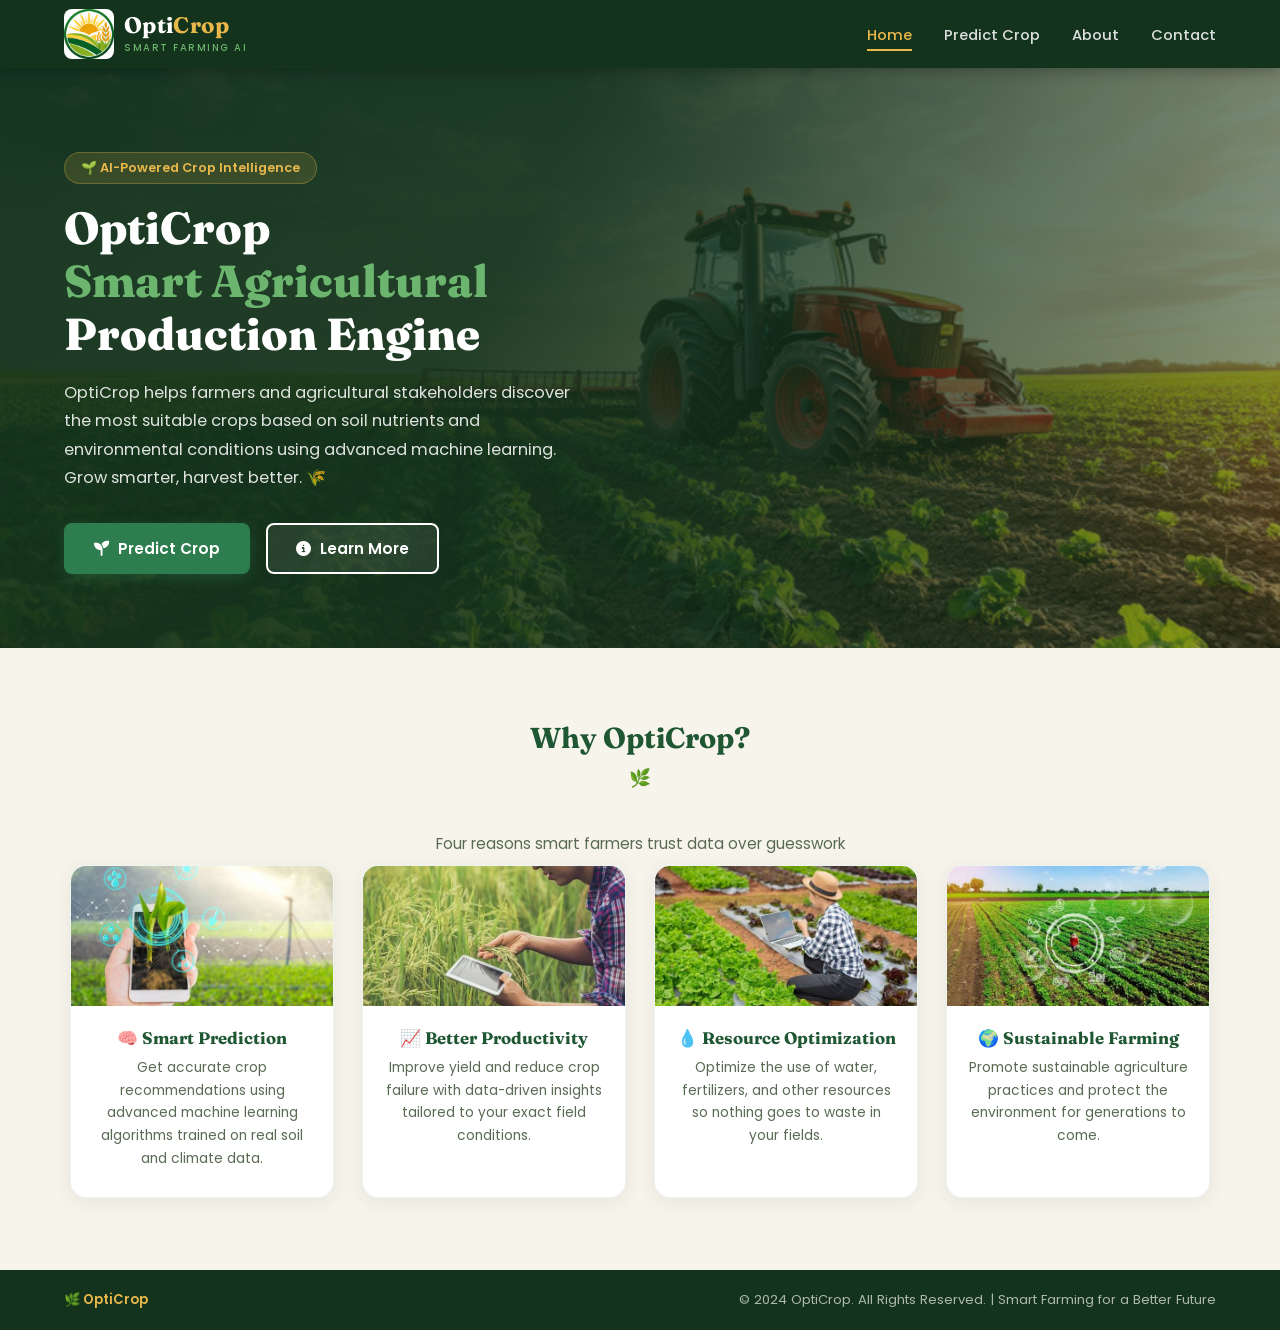
<file: Opticrop/Frontend/index.html>
<!DOCTYPE html>
<html lang="en">
<head>
  <meta charset="UTF-8" />
  <meta name="viewport" content="width=device-width, initial-scale=1.0"/>
  <title>OptiCrop - Smart Agricultural Production Optimization Engine</title>
  <link href="https://cdnjs.cloudflare.com/ajax/libs/font-awesome/6.4.0/css/all.min.css" rel="stylesheet"/>
  <link rel="stylesheet" href="style.css"/>
</head>
<body>

<nav>
  <a class="nav-logo" href="index.html">
    <img src="images/logo.png" alt="OptiCrop logo" onerror="this.style.display='none'"/>
    <span>
      <span class="logo-text">Opti<span>Crop</span></span>
      <span class="logo-tag">Smart Farming AI</span>
    </span>
  </a>
  <button class="hamburger" id="hamburgerBtn" onclick="toggleMenu()" aria-label="Toggle menu">
    <span></span><span></span><span></span>
  </button>
  <ul class="nav-links" id="navLinks">
    <li><a href="index.html" class="active">Home</a></li>
    <li><a href="prediction.html">Predict Crop</a></li>
    <li><a href="about.html">About</a></li>
    <li><a href="contact.html">Contact</a></li>
  </ul>
</nav>

<div class="page">

  <section class="hero">
    <div class="hero-content">
      <span class="hero-eyebrow">🌱 AI-Powered Crop Intelligence</span>
      <h1>OptiCrop<br><span>Smart Agricultural</span><br>Production Engine</h1>
      <p>OptiCrop helps farmers and agricultural stakeholders discover the most suitable crops based on soil nutrients and environmental conditions using advanced machine learning. Grow smarter, harvest better. 🌾</p>
      <div class="hero-btns">
        <a href="prediction.html" class="btn-primary"><i class="fas fa-seedling"></i> Predict Crop</a>
        <a href="about.html" class="btn-secondary"><i class="fas fa-info-circle"></i> Learn More</a>
      </div>
    </div>
  </section>

  <section class="why-section">
    <h2 class="section-title">Why OptiCrop?</h2>
    <p class="section-sub">Four reasons smart farmers trust data over guesswork</p>
    <div class="cards-grid">

      <div class="feature-card">
        <img class="feature-img" src="images/Smart_prediction.png" alt="Smart Prediction" onerror="this.style.display='none'"/>
        <div class="feature-body">
          <h3>🧠 Smart Prediction</h3>
          <p>Get accurate crop recommendations using advanced machine learning algorithms trained on real soil and climate data.</p>
        </div>
      </div>

      <div class="feature-card">
        <img class="feature-img" src="images/Better_productivity.png" alt="Better Productivity" onerror="this.style.display='none'"/>
        <div class="feature-body">
          <h3>📈 Better Productivity</h3>
          <p>Improve yield and reduce crop failure with data-driven insights tailored to your exact field conditions.</p>
        </div>
      </div>

      <div class="feature-card">
        <img class="feature-img" src="images/Resource_optimization.png" alt="Resource Optimization" onerror="this.style.display='none'"/>
        <div class="feature-body">
          <h3>💧 Resource Optimization</h3>
          <p>Optimize the use of water, fertilizers, and other resources so nothing goes to waste in your fields.</p>
        </div>
      </div>

      <div class="feature-card">
        <img class="feature-img" src="images/Sustainable_farming.png" alt="Sustainable Farming" onerror="this.style.display='none'"/>
        <div class="feature-body">
          <h3>🌍 Sustainable Farming</h3>
          <p>Promote sustainable agriculture practices and protect the environment for generations to come.</p>
        </div>
      </div>

    </div>
  </section>

  <footer>
    <span class="brand">🌿 OptiCrop</span>
    <span>© 2024 OptiCrop. All Rights Reserved. | Smart Farming for a Better Future</span>
  </footer>
</div>

<script src="script.js"></script>
</body>
</html>
</file>
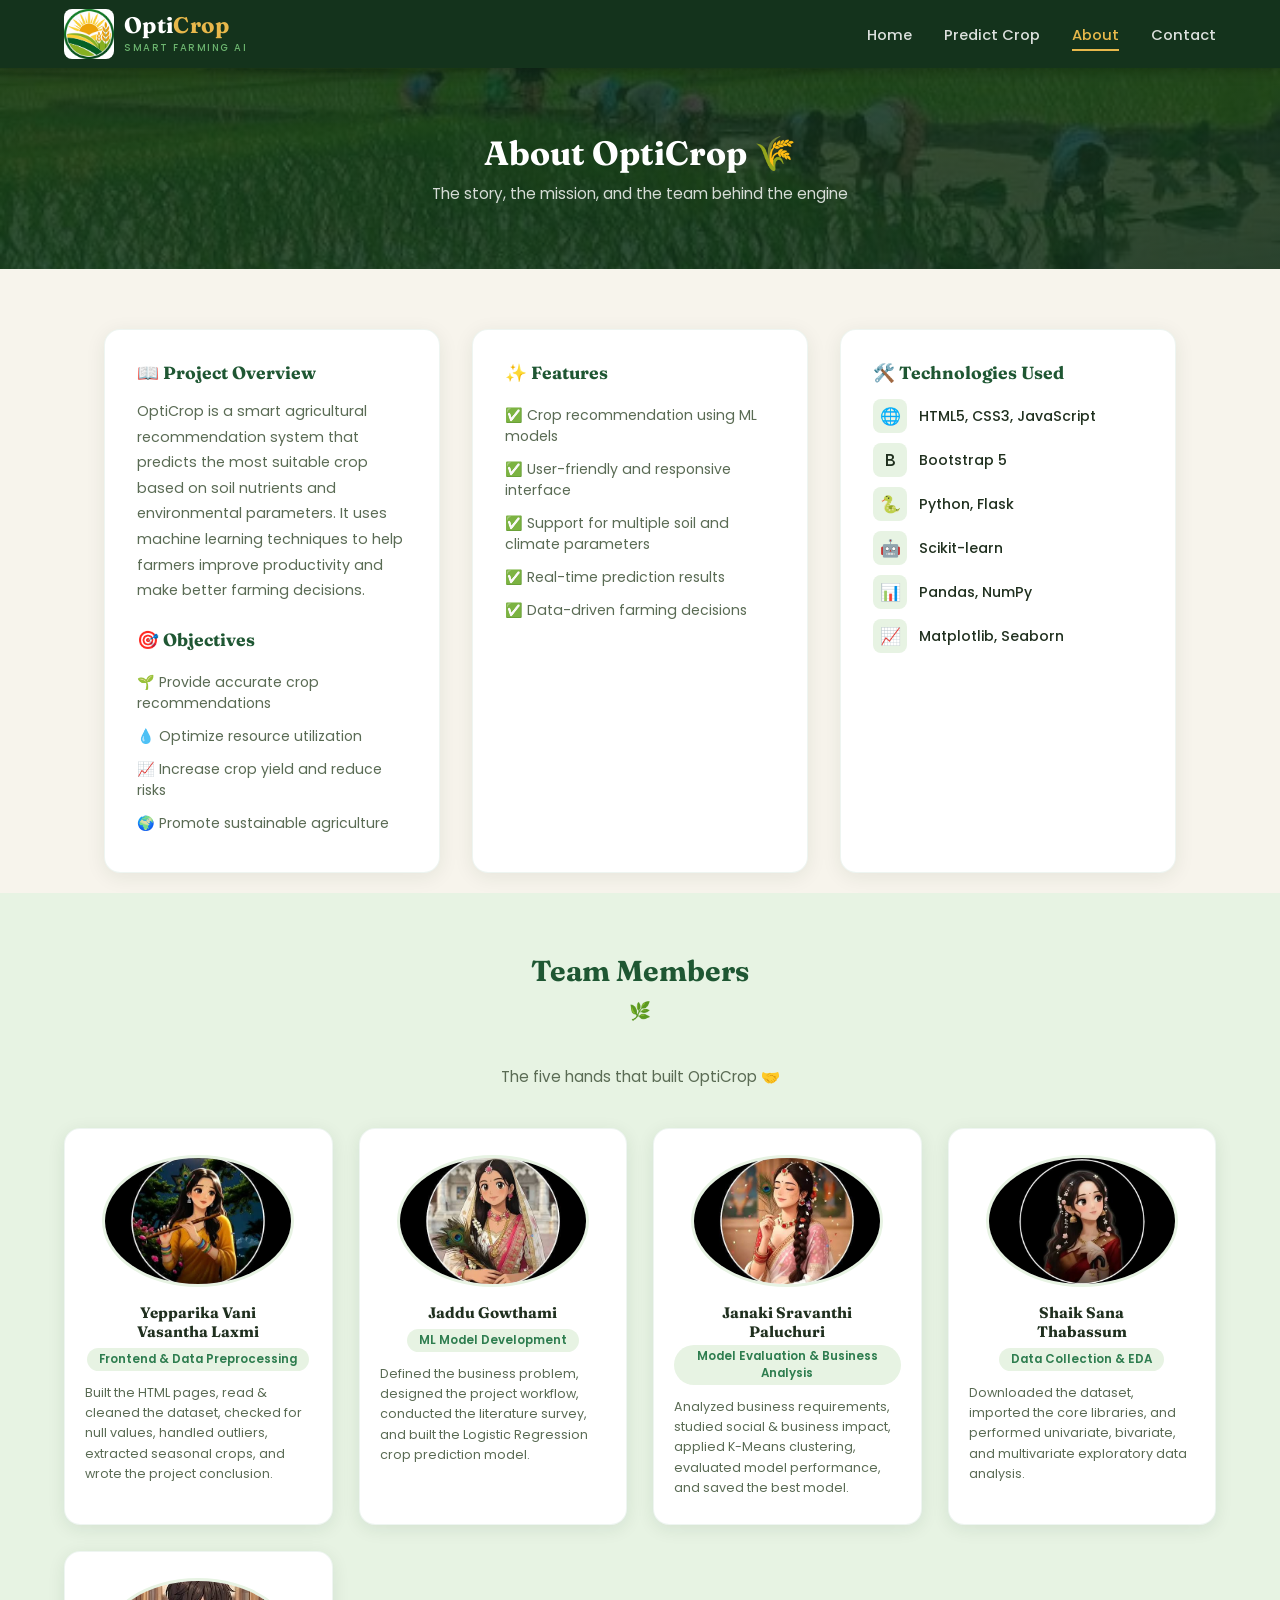
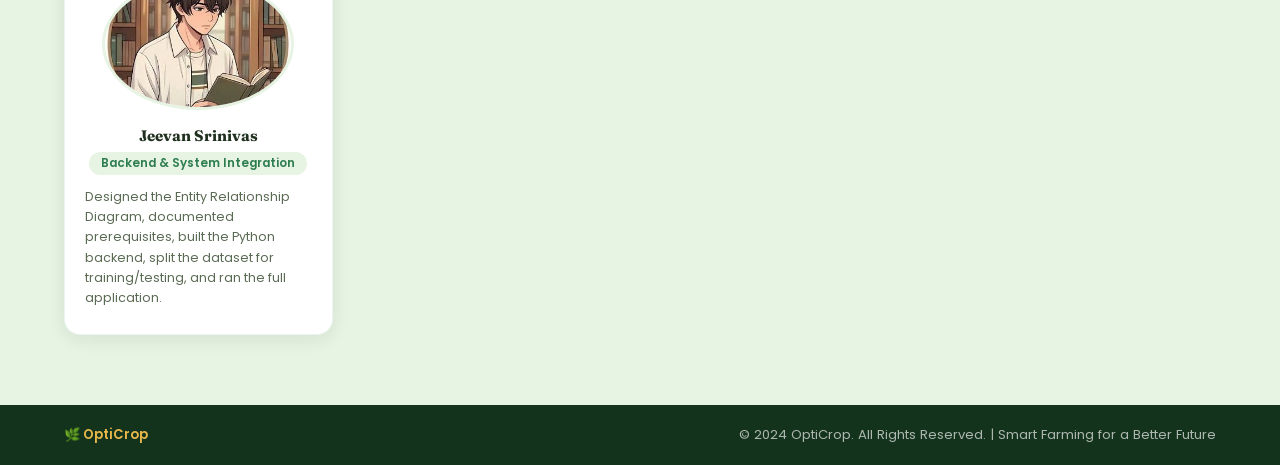
<file: Opticrop/Frontend/about.html>
<!DOCTYPE html>
<html lang="en">
<head>
  <meta charset="UTF-8" />
  <meta name="viewport" content="width=device-width, initial-scale=1.0"/>
  <title>About - OptiCrop</title>
  <link href="https://cdnjs.cloudflare.com/ajax/libs/font-awesome/6.4.0/css/all.min.css" rel="stylesheet"/>
  <link rel="stylesheet" href="style.css"/>
</head>
<body>

<nav>
  <a class="nav-logo" href="index.html">
    <img src="images/logo.png" alt="OptiCrop logo" onerror="this.style.display='none'"/>
    <span>
      <span class="logo-text">Opti<span>Crop</span></span>
      <span class="logo-tag">Smart Farming AI</span>
    </span>
  </a>
  <button class="hamburger" id="hamburgerBtn" onclick="toggleMenu()" aria-label="Toggle menu">
    <span></span><span></span><span></span>
  </button>
  <ul class="nav-links" id="navLinks">
    <li><a href="index.html">Home</a></li>
    <li><a href="prediction.html">Predict Crop</a></li>
    <li><a href="about.html" class="active">About</a></li>
    <li><a href="contact.html">Contact</a></li>
  </ul>
</nav>

<div class="page">

  <div class="about-hero">
    <h2>About OptiCrop 🌾</h2>
    <p>The story, the mission, and the team behind the engine</p>
  </div>

  <div class="about-body">
    <div class="about-3col">

      <div class="about-box">
        <h3>📖 Project Overview</h3>
        <p>OptiCrop is a smart agricultural recommendation system that predicts the most suitable crop based on soil nutrients and environmental parameters. It uses machine learning techniques to help farmers improve productivity and make better farming decisions.</p>
        <br>
        <h3>🎯 Objectives</h3>
        <ul>
          <li>🌱 Provide accurate crop recommendations</li>
          <li>💧 Optimize resource utilization</li>
          <li>📈 Increase crop yield and reduce risks</li>
          <li>🌍 Promote sustainable agriculture</li>
        </ul>
      </div>

      <div class="about-box">
        <h3>✨ Features</h3>
        <ul>
          <li>✅ Crop recommendation using ML models</li>
          <li>✅ User-friendly and responsive interface</li>
          <li>✅ Support for multiple soil and climate parameters</li>
          <li>✅ Real-time prediction results</li>
          <li>✅ Data-driven farming decisions</li>
        </ul>
      </div>

      <div class="about-box">
        <h3>🛠️ Technologies Used</h3>
        <div class="tech-list">
          <div class="tech-item"><div class="tech-icon">🌐</div>HTML5, CSS3, JavaScript</div>
          <div class="tech-item"><div class="tech-icon">B</div>Bootstrap 5</div>
          <div class="tech-item"><div class="tech-icon">🐍</div>Python, Flask</div>
          <div class="tech-item"><div class="tech-icon">🤖</div>Scikit-learn</div>
          <div class="tech-item"><div class="tech-icon">📊</div>Pandas, NumPy</div>
          <div class="tech-item"><div class="tech-icon">📈</div>Matplotlib, Seaborn</div>
        </div>
      </div>

    </div>
  </div>

  <div class="team-section">
    <h2 class="section-title">Team Members</h2>
    <p class="section-sub" style="margin-bottom:40px;">The five hands that built OptiCrop 🤝</p>

    <div class="team-grid">

      <div class="team-card">
        <img class="team-photo" src="images/Member1.png" alt="Vani Vasantha Laxmi Yepparika" onerror="this.style.display='none'"/>
        <h4>Yepparika Vani<br>Vasantha Laxmi</h4>
        <span class="team-role">Frontend & Data Preprocessing</span>
        <p class="team-work">Built the HTML pages, read & cleaned the dataset, checked for null values, handled outliers, extracted seasonal crops, and wrote the project conclusion.</p>
      </div>

      <div class="team-card">
        <img class="team-photo" src="images/Member2.png" alt="Jaddu Gowthami" onerror="this.style.display='none'"/>
        <h4>Jaddu Gowthami</h4>
        <span class="team-role">ML Model Development</span>
        <p class="team-work">Defined the business problem, designed the project workflow, conducted the literature survey, and built the Logistic Regression crop prediction model.</p>
      </div>

      <div class="team-card">
        <img class="team-photo" src="images/Member3.png" alt="Janaki Sravanthi Paluchuri" onerror="this.style.display='none'"/>
        <h4>Janaki Sravanthi<br>Paluchuri</h4>
        <span class="team-role">Model Evaluation & Business Analysis</span>
        <p class="team-work">Analyzed business requirements, studied social & business impact, applied K-Means clustering, evaluated model performance, and saved the best model.</p>
      </div>

      <div class="team-card">
        <img class="team-photo" src="images/Member4.png" alt="Shaik Sana Thabassum" onerror="this.style.display='none'"/>
        <h4>Shaik Sana<br>Thabassum</h4>
        <span class="team-role">Data Collection & EDA</span>
        <p class="team-work">Downloaded the dataset, imported the core libraries, and performed univariate, bivariate, and multivariate exploratory data analysis.</p>
      </div>

      <div class="team-card">
        <img class="team-photo" src="images/Member5.png" alt="Jeevan Srinivas" onerror="this.style.display='none'"/>
        <h4>Jeevan Srinivas</h4>
        <span class="team-role">Backend & System Integration</span>
        <p class="team-work">Designed the Entity Relationship Diagram, documented prerequisites, built the Python backend, split the dataset for training/testing, and ran the full application.</p>
      </div>

    </div>
  </div>

  <footer>
    <span class="brand">🌿 OptiCrop</span>
    <span>© 2024 OptiCrop. All Rights Reserved. | Smart Farming for a Better Future</span>
  </footer>
</div>

<script src="script.js"></script>
</body>
</html>
</file>
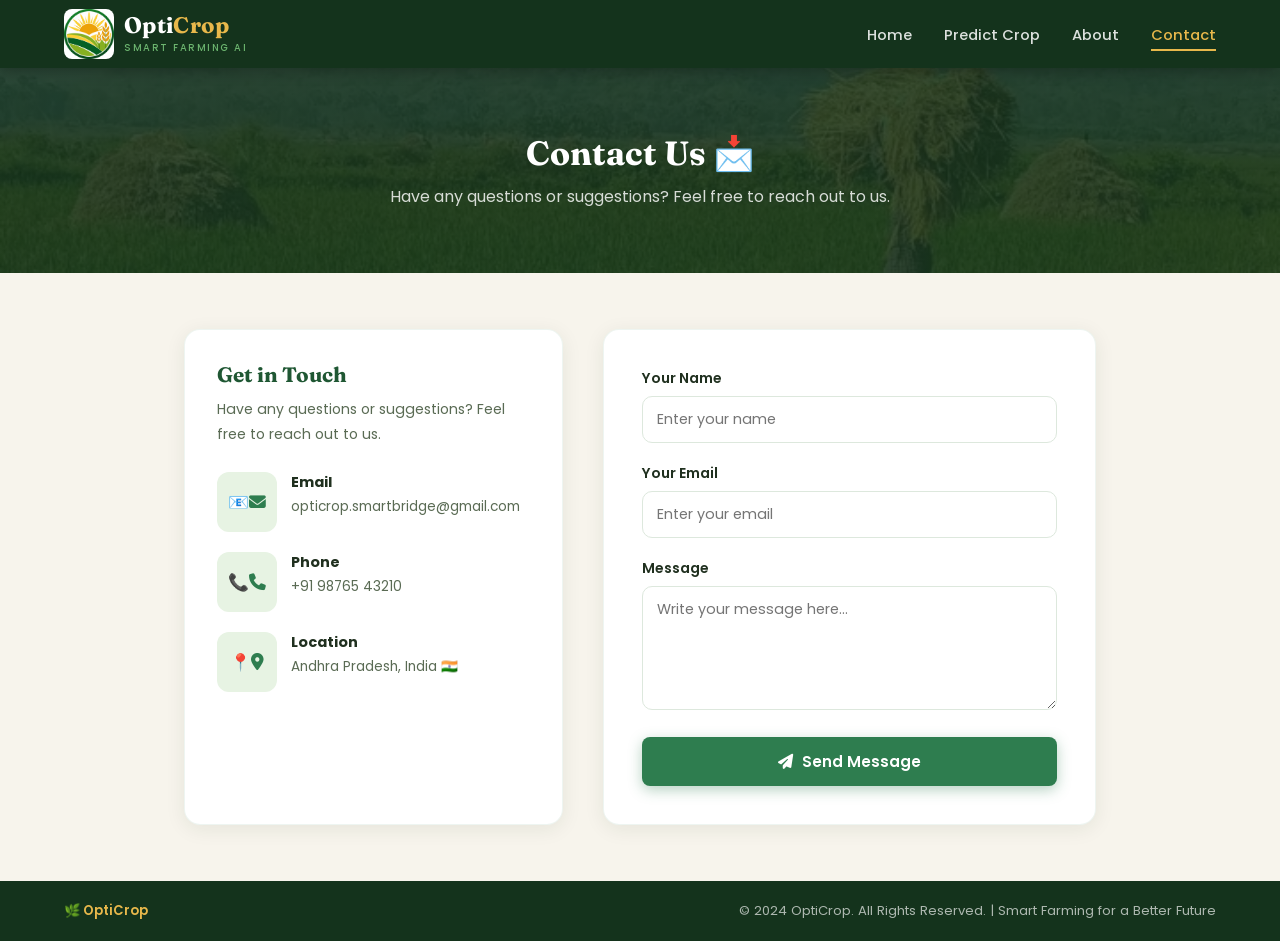
<file: Opticrop/Frontend/contact.html>
<!DOCTYPE html>
<html lang="en">
<head>
  <meta charset="UTF-8" />
  <meta name="viewport" content="width=device-width, initial-scale=1.0"/>
  <title>Contact - OptiCrop</title>
  <link href="https://cdnjs.cloudflare.com/ajax/libs/font-awesome/6.4.0/css/all.min.css" rel="stylesheet"/>
  <link rel="stylesheet" href="style.css"/>
</head>
<body>

<nav>
  <a class="nav-logo" href="index.html">
    <img src="images/logo.png" alt="OptiCrop logo" onerror="this.style.display='none'"/>
    <span>
      <span class="logo-text">Opti<span>Crop</span></span>
      <span class="logo-tag">Smart Farming AI</span>
    </span>
  </a>
  <button class="hamburger" id="hamburgerBtn" onclick="toggleMenu()" aria-label="Toggle menu">
    <span></span><span></span><span></span>
  </button>
  <ul class="nav-links" id="navLinks">
    <li><a href="index.html">Home</a></li>
    <li><a href="prediction.html">Predict Crop</a></li>
    <li><a href="about.html">About</a></li>
    <li><a href="contact.html" class="active">Contact</a></li>
  </ul>
</nav>

<div class="page">

  <div class="contact-hero">
    <h2>Contact Us 📩</h2>
    <p>Have any questions or suggestions? Feel free to reach out to us.</p>
  </div>

  <div class="contact-body">

    <div class="contact-info">
      <h3>Get in Touch</h3>
      <p>Have any questions or suggestions? Feel free to reach out to us.</p>

      <div class="info-item">
        <div class="info-icon"> 📧 <i class="fas fa-envelope"></i></div>
        <div>
          <strong>Email</strong>
          <span>opticrop.smartbridge@gmail.com</span>
        </div>
      </div>
      <div class="info-item">
        <div class="info-icon"> 📞 <i class="fas fa-phone"></i></div>
        <div>
          <strong>Phone</strong>
          <span>+91 98765 43210</span>
        </div>
      </div>
      <div class="info-item">
        <div class="info-icon"> 📍 <i class="fas fa-map-marker-alt"></i></div>
        <div>
          <strong>Location</strong>
          <span>Andhra Pradesh, India 🇮🇳</span>
        </div>
      </div>
    </div>

    <div class="contact-form">
      <div class="form-group">
        <label>Your Name</label>
        <input type="text" id="c-name" placeholder="Enter your name"/>
        <div class="form-error" id="c-name-error">Please enter your name</div>
      </div>
      <div class="form-group">
        <label>Your Email</label>
        <input type="email" id="c-email" placeholder="Enter your email"/>
        <div class="form-error" id="c-email-error">Please enter a valid email</div>
      </div>
      <div class="form-group">
        <label>Message</label>
        <textarea id="c-msg" placeholder="Write your message here..."></textarea>
        <div class="form-error" id="c-msg-error">Please enter a message</div>
      </div>
      <button class="btn-primary" style="width:100%;justify-content:center;" onclick="sendMessage()">
        <i class="fas fa-paper-plane"></i> Send Message
      </button>
    </div>

  </div>

  <footer>
    <span class="brand">🌿 OptiCrop</span>
    <span>© 2024 OptiCrop. All Rights Reserved. | Smart Farming for a Better Future</span>
  </footer>
</div>

<div class="toast" id="toast"><i class="fas fa-info-circle"></i><span id="toast-msg"></span></div>

<script src="script.js"></script>
</body>
</html>
</file>
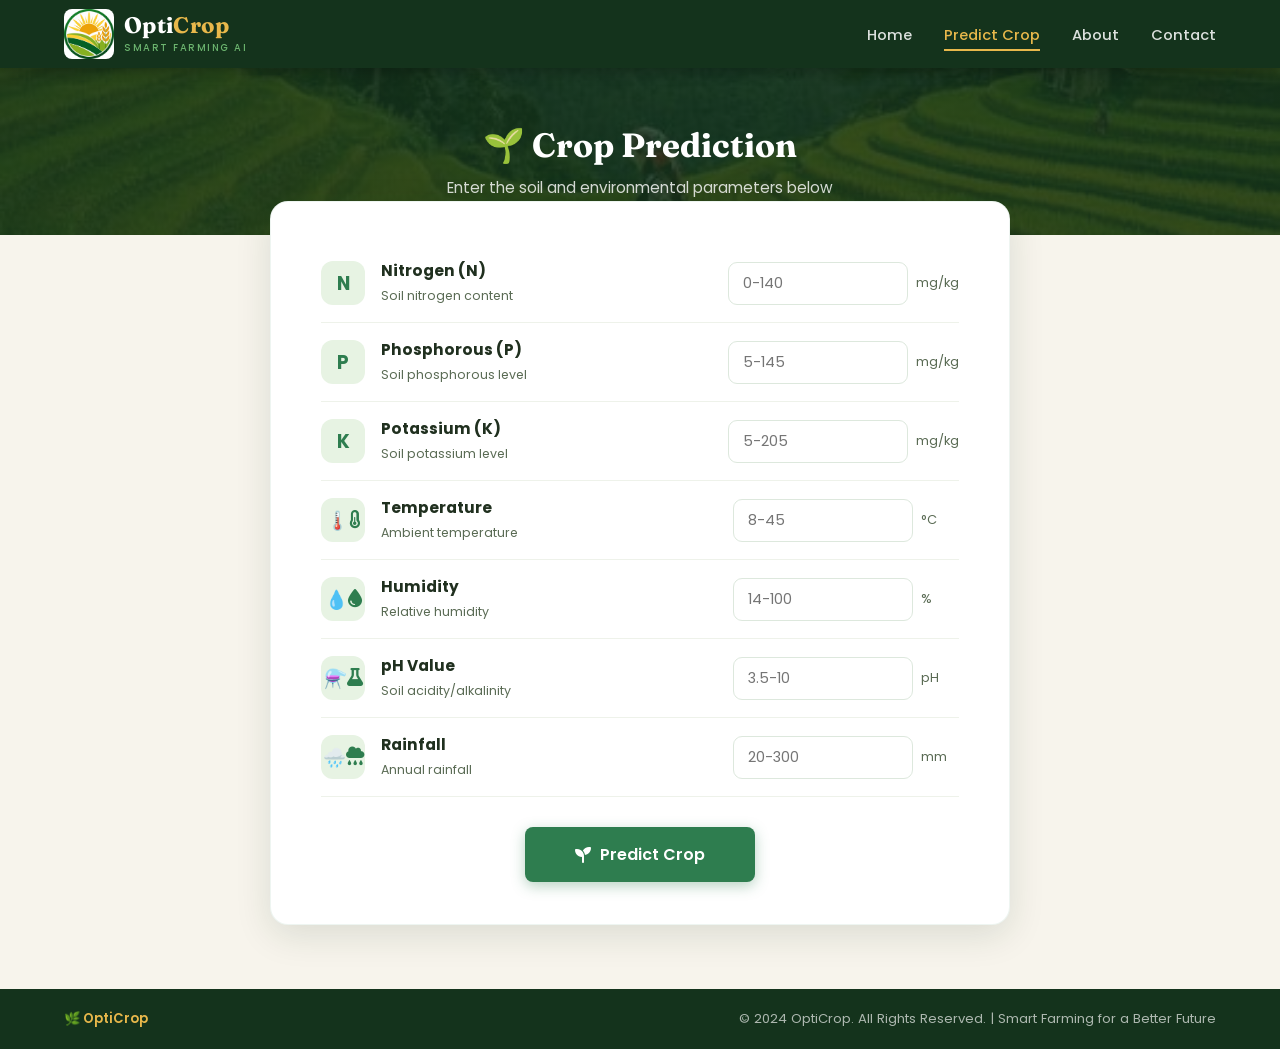
<file: Opticrop/Frontend/prediction.html>
<!DOCTYPE html>
<html lang="en">
<head>
  <meta charset="UTF-8" />
  <meta name="viewport" content="width=device-width, initial-scale=1.0"/>
  <title>Predict Crop - OptiCrop</title>
  <link href="https://cdnjs.cloudflare.com/ajax/libs/font-awesome/6.4.0/css/all.min.css" rel="stylesheet"/>
  <link rel="stylesheet" href="style.css"/>
</head>
<body>

<nav>
  <a class="nav-logo" href="index.html">
    <img src="images/logo.png" alt="OptiCrop logo" onerror="this.style.display='none'"/>
    <span>
      <span class="logo-text">Opti<span>Crop</span></span>
      <span class="logo-tag">Smart Farming AI</span>
    </span>
  </a>
  <button class="hamburger" id="hamburgerBtn" onclick="toggleMenu()" aria-label="Toggle menu">
    <span></span><span></span><span></span>
  </button>
  <ul class="nav-links" id="navLinks">
    <li><a href="index.html">Home</a></li>
    <li><a href="prediction.html" class="active">Predict Crop</a></li>
    <li><a href="about.html">About</a></li>
    <li><a href="contact.html">Contact</a></li>
  </ul>
</nav>

<div class="page predict-page">

  <div class="predict-hero">
    <h2>🌱 Crop Prediction</h2>
    <p>Enter the soil and environmental parameters below</p>
  </div>

  <div class="form-container">

    <div class="param-row">
      <div class="param-icon">N</div>
      <div class="param-label">
        <strong>Nitrogen (N)</strong>
        <span>Soil nitrogen content</span>
        <div class="field-error" id="nitrogen-error">Enter a value between 0 and 140</div>
      </div>
      <div class="param-input">
        <input type="number" id="nitrogen" placeholder="0-140" min="0" max="140"/>
        <span class="unit">mg/kg</span>
      </div>
    </div>

    <div class="param-row">
      <div class="param-icon">P</div>
      <div class="param-label">
        <strong>Phosphorous (P)</strong>
        <span>Soil phosphorous level</span>
        <div class="field-error" id="phosphorous-error">Enter a value between 5 and 145</div>
      </div>
      <div class="param-input">
        <input type="number" id="phosphorous" placeholder="5-145" min="5" max="145"/>
        <span class="unit">mg/kg</span>
      </div>
    </div>

    <div class="param-row">
      <div class="param-icon">K</div>
      <div class="param-label">
        <strong>Potassium (K)</strong>
        <span>Soil potassium level</span>
        <div class="field-error" id="potassium-error">Enter a value between 5 and 205</div>
      </div>
      <div class="param-input">
        <input type="number" id="potassium" placeholder="5-205" min="5" max="205"/>
        <span class="unit">mg/kg</span>
      </div>
    </div>

    <div class="param-row">
      <div class="param-icon">🌡️ <i class="fas fa-thermometer-half"></i></div>
      <div class="param-label">
        <strong>Temperature</strong>
        <span>Ambient temperature</span>
        <div class="field-error" id="temperature-error">Enter a value between 8 and 45</div>
      </div>
      <div class="param-input">
        <input type="number" id="temperature" placeholder="8-45" min="8" max="45" step="0.1"/>
        <span class="unit">°C</span>
      </div>
    </div>

    <div class="param-row">
      <div class="param-icon"> 💧 <i class="fas fa-tint"></i></div>
      <div class="param-label">
        <strong>Humidity</strong>
        <span>Relative humidity</span>
        <div class="field-error" id="humidity-error">Enter a value between 14 and 100</div>
      </div>
      <div class="param-input">
        <input type="number" id="humidity" placeholder="14-100" min="14" max="100" step="0.1"/>
        <span class="unit">%</span>
      </div>
    </div>

    <div class="param-row">
      <div class="param-icon"> ⚗️  <i class="fas fa-flask"></i></div>
      <div class="param-label">
        <strong>pH Value</strong>
        <span>Soil acidity/alkalinity</span>
        <div class="field-error" id="ph-error">Enter a value between 3.5 and 10</div>
      </div>
      <div class="param-input">
        <input type="number" id="ph" placeholder="3.5-10" min="3.5" max="10" step="0.01"/>
        <span class="unit">pH</span>
      </div>
    </div>

    <div class="param-row">
      <div class="param-icon"> 🌧️ <i class="fas fa-cloud-rain"></i></div>
      <div class="param-label">
        <strong>Rainfall</strong>
        <span>Annual rainfall</span>
        <div class="field-error" id="rainfall-error">Enter a value between 20 and 300</div>
      </div>
      <div class="param-input">
        <input type="number" id="rainfall" placeholder="20-300" min="20" max="300" step="0.1"/>
        <span class="unit">mm</span>
      </div>
    </div>

    <div class="predict-btn-wrap">
      <button class="btn-primary" onclick="predictCrop()">
        <i class="fas fa-seedling"></i> Predict Crop
      </button>
    </div>
  </div>

  <footer>
    <span class="brand">🌿 OptiCrop</span>
    <span>© 2024 OptiCrop. All Rights Reserved. | Smart Farming for a Better Future</span>
  </footer>
</div>

<div class="toast" id="toast"><i class="fas fa-info-circle"></i><span id="toast-msg"></span></div>

<script src="script.js"></script>
</body>
</html>
</file>
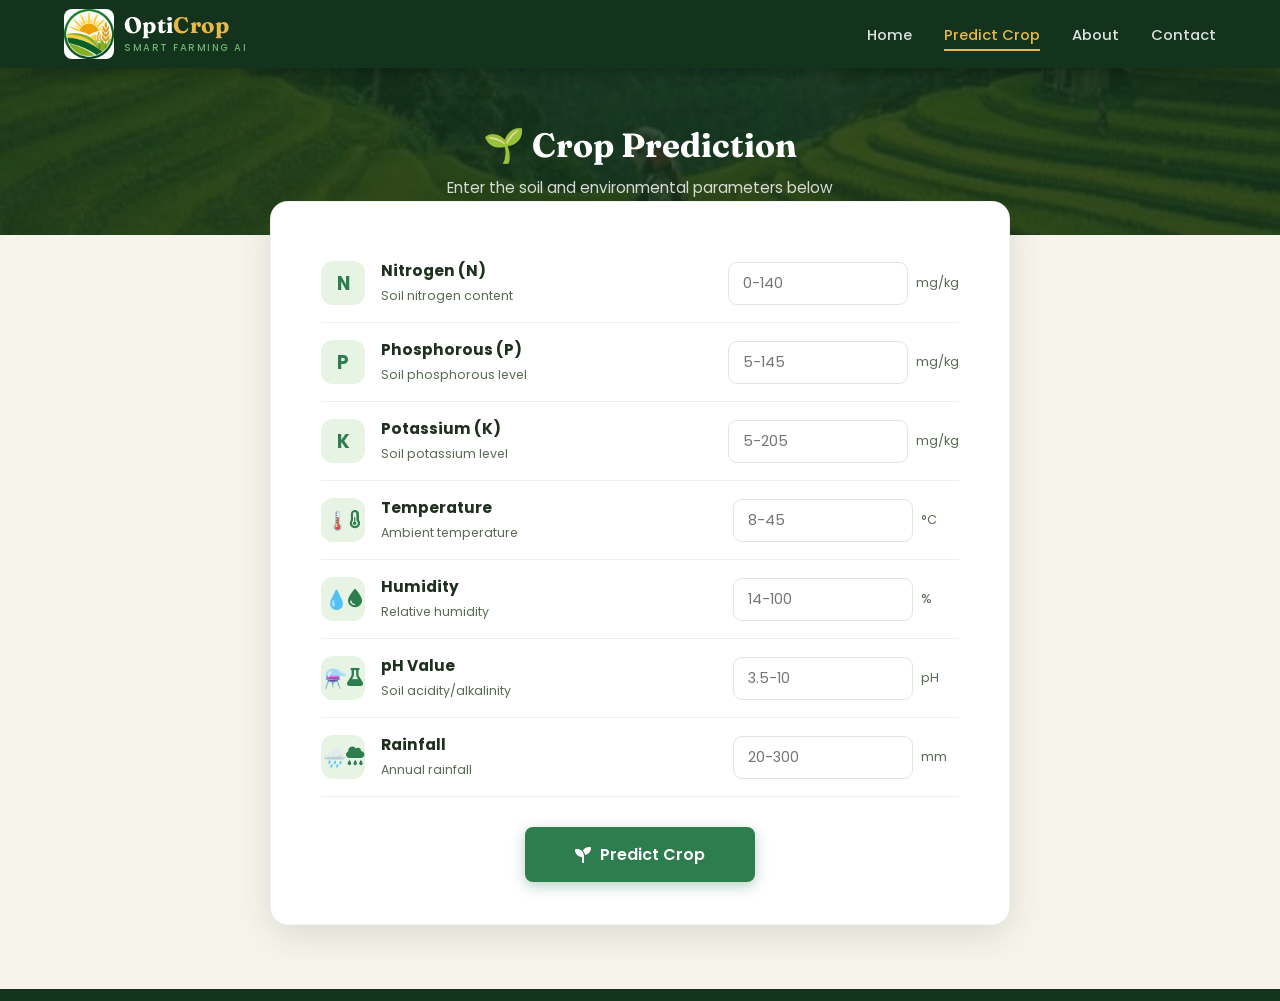
<file: Opticrop/Frontend/result.html>
<!DOCTYPE html>
<html lang="en">
<head>
  <meta charset="UTF-8" />
  <meta name="viewport" content="width=device-width, initial-scale=1.0"/>
  <title>Prediction Result - OptiCrop</title>
  <link href="https://cdnjs.cloudflare.com/ajax/libs/font-awesome/6.4.0/css/all.min.css" rel="stylesheet"/>
  <link rel="stylesheet" href="style.css"/>
</head>
<body onload="loadResult()">

<nav>
  <a class="nav-logo" href="index.html">
    <img src="images/logo.png" alt="OptiCrop logo" onerror="this.style.display='none'"/>
    <span>
      <span class="logo-text">Opti<span>Crop</span></span>
      <span class="logo-tag">Smart Farming AI</span>
    </span>
  </a>
  <button class="hamburger" id="hamburgerBtn" onclick="toggleMenu()" aria-label="Toggle menu">
    <span></span><span></span><span></span>
  </button>
  <ul class="nav-links" id="navLinks">
    <li><a href="index.html">Home</a></li>
    <li><a href="prediction.html">Predict Crop</a></li>
    <li><a href="about.html">About</a></li>
    <li><a href="contact.html">Contact</a></li>
  </ul>
</nav>

<div class="page result-page">

  <div class="result-hero">
    <h2>🌱 Prediction Result</h2>
    <p>Based on the given input parameters</p>
  </div>

  <div class="result-container">
    <div class="result-top">
      <div class="result-card crop-card">
        <span class="crop-emoji" id="res-emoji">🌾</span>
        <h3>Recommended Crop</h3>
        <div class="crop-name" id="res-crop">—</div>
      </div>
      <div style="display:grid;gap:20px;">
        <div class="result-card" style="text-align:center;">
          <h3>Confidence Score</h3>
          <div class="confidence-num" id="res-conf">—</div>
        </div>
        <div class="result-card" style="text-align:center;">
          <h3>Suitable Season</h3>
          <div class="season-val" id="res-season">—</div>
        </div>
      </div>
    </div>

    <div class="params-table">
      <h3>📋 Input Parameters</h3>
      <div class="params-grid">
        <div class="param-item"><span>Nitrogen (N)</span><span id="r-n">—</span></div>
        <div class="param-item"><span>Humidity</span><span id="r-h">—</span></div>
        <div class="param-item"><span>Phosphorous (P)</span><span id="r-p">—</span></div>
        <div class="param-item"><span>pH Value</span><span id="r-ph">—</span></div>
        <div class="param-item"><span>Potassium (K)</span><span id="r-k">—</span></div>
        <div class="param-item"><span>Rainfall</span><span id="r-rf">—</span></div>
        <div class="param-item"><span>Temperature</span><span id="r-t">—</span></div>
      </div>
    </div>

    <div class="result-actions">
      <a href="prediction.html" class="btn-outline"><i class="fas fa-redo"></i> Try Again</a>
      <a href="index.html" class="btn-primary"><i class="fas fa-home"></i> Go to Home</a>
    </div>
  </div>

  <footer>
    <span class="brand">🌿 OptiCrop</span>
    <span>© 2024 OptiCrop. All Rights Reserved. | Smart Farming for a Better Future</span>
  </footer>
</div>

<script src="script.js"></script>
</body>
</html>
</file>
<file: Opticrop/Frontend/style.css>
/* =========================================================
   OptiCrop — Style.css Code
   ========================================================= */

@import url('https://fonts.googleapis.com/css2?family=Fraunces:wght@500;600;700;800&family=Poppins:wght@300;400;500;600;700&display=swap');

* { margin: 0; padding: 0; box-sizing: border-box; }
html { scroll-behavior: smooth; }
body { font-family: 'Poppins', sans-serif; color: #1f2b1c; background: var(--cream); overflow-x: hidden; }

/* ===== COLOR TOKENS — Agriculture theme ===== */
:root {
  --green-deepest: #14331c;   /* near-black forest green */
  --green-dark:    #1f5733;   /* primary dark green */
  --green-main:    #2e7d4f;   /* primary action green */
  --green-light:   #6cb56f;   /* light leaf green */
  --green-pale:    #e7f3e3;   /* pale leaf background */
  --soil:          #8a5a32;   /* earthy brown accent */
  --wheat:         #e8b84b;   /* golden wheat accent */
  --cream:         #f7f4ec;   /* warm cream page bg */
  --white:         #ffffff;
  --text-dark:     #20301f;
  --text-mid:      #5a6b54;
  --danger:        #c0392b;
}

h1, h2, h3, h4 { font-family: 'Fraunces', serif; }

/* ===== NAVBAR ===== */
nav {
  position: fixed; top: 0; left: 0; width: 100%; z-index: 1000;
  background: var(--green-deepest);
  display: flex; align-items: center; justify-content: space-between;
  padding: 0 5%; height: 68px;
  box-shadow: 0 2px 14px rgba(0,0,0,0.3);
}
.nav-logo {
  display: flex; align-items: center; gap: 10px;
  color: var(--white); text-decoration: none; flex-shrink: 0;
}
.nav-logo img {
  width: 50px; height: 50px; object-fit: contain; border-radius: 8px;
}
.nav-logo .logo-text {
  font-family: 'Fraunces', serif; font-weight: 700; font-size: 1.4rem;
  letter-spacing: 0.3px; line-height: 1;
}
.nav-logo .logo-text span { color: var(--wheat); }
.nav-logo .logo-tag {
  display: block; font-family: 'Poppins', sans-serif; font-size: 0.6rem;
  letter-spacing: 1.5px; color: var(--green-light); font-weight: 500;
  text-transform: uppercase; margin-top: 1px;
}

.nav-links { display: flex; gap: 2rem; list-style: none; align-items: center; }
.nav-links a {
  color: rgba(255,255,255,0.85); text-decoration: none;
  font-size: 0.92rem; font-weight: 500; transition: color 0.2s;
  padding-bottom: 4px; border-bottom: 2px solid transparent;
}
.nav-links a:hover, .nav-links a.active {
  color: var(--wheat); border-color: var(--wheat);
}

/* ----- Hamburger (mobile) ----- */
.hamburger {
  display: none; flex-direction: column; gap: 5px;
  background: none; border: none; cursor: pointer; padding: 8px;
  z-index: 1100;
}
.hamburger span {
  width: 26px; height: 3px; background: var(--white); border-radius: 2px;
  transition: transform 0.3s ease, opacity 0.3s ease;
}
.hamburger.open span:nth-child(1) { transform: translateY(8px) rotate(45deg); }
.hamburger.open span:nth-child(2) { opacity: 0; }
.hamburger.open span:nth-child(3) { transform: translateY(-8px) rotate(-45deg); }

@media (max-width: 860px) {
  .nav-links {
    position: fixed; top: 68px; right: 0; height: calc(100vh - 68px);
    width: 240px; background: var(--green-deepest);
    flex-direction: column; align-items: flex-start; gap: 0;
    padding: 18px 0; transform: translateX(100%);
    transition: transform 0.3s ease; box-shadow: -4px 0 20px rgba(0,0,0,0.35);
  }
  .nav-links.open { transform: translateX(0); }
  .nav-links li { width: 100%; }
  .nav-links a {
    display: block; width: 100%; padding: 14px 24px; border-bottom: none;
    border-left: 3px solid transparent;
  }
  .nav-links a:hover, .nav-links a.active { border-left-color: var(--wheat); background: rgba(255,255,255,0.04); }
  .hamburger { display: flex; }
}

/* ===== PAGE WRAPPER ===== */
.page { padding-top: 68px; min-height: 100vh; }

/* ===== BUTTONS ===== */
.btn-primary {
  background: var(--green-main); color: var(--white);
  border: none; padding: 13px 30px; border-radius: 8px;
  font-size: 0.95rem; font-weight: 600; cursor: pointer;
  display: inline-flex; align-items: center; gap: 9px;
  transition: background 0.2s, transform 0.15s, box-shadow 0.2s;
  font-family: 'Poppins', sans-serif; text-decoration: none;
  box-shadow: 0 4px 14px rgba(46,125,79,0.35);
}
.btn-primary:hover { background: var(--green-dark); transform: translateY(-2px); box-shadow: 0 6px 20px rgba(46,125,79,0.45); }
.btn-secondary {
  background: rgba(255,255,255,0.08); color: var(--white);
  border: 2px solid var(--white); padding: 12px 28px; border-radius: 8px;
  font-size: 0.95rem; font-weight: 600; cursor: pointer;
  display: inline-flex; align-items: center; gap: 9px;
  transition: all 0.2s; font-family: 'Poppins', sans-serif; text-decoration: none;
}
.btn-secondary:hover { background: var(--white); color: var(--green-dark); transform: translateY(-2px); }
.btn-outline {
  background: var(--white); color: var(--green-main);
  border: 2px solid var(--green-main); padding: 12px 28px; border-radius: 8px;
  font-size: 0.95rem; font-weight: 600; cursor: pointer;
  display: inline-flex; align-items: center; gap: 9px;
  transition: all 0.2s; font-family: 'Poppins', sans-serif; text-decoration: none;
}
.btn-outline:hover { background: var(--green-main); color: var(--white); }

/* ===============================
   PAGE 1 — HOME (index.html)
=============================== */
.hero {
  position: relative; min-height: 580px;
  display: flex; align-items: center;
  background:
    linear-gradient(115deg, rgba(20,51,28,0.92) 38%, rgba(20,51,28,0.45) 100%),
    url('images/Home.png') center/cover no-repeat;
  padding: 70px 5% 60px;
}
.hero-content { max-width: 600px; }
.hero-eyebrow {
  display: inline-flex; align-items: center; gap: 8px;
  background: rgba(232,184,75,0.15); color: var(--wheat);
  padding: 6px 16px; border-radius: 30px; font-size: 0.8rem;
  font-weight: 600; margin-bottom: 18px; border: 1px solid rgba(232,184,75,0.3);
}
.hero-content h1 {
  font-size: 2.8rem; font-weight: 800; color: var(--white); line-height: 1.18;
  margin-bottom: 18px;
}
.hero-content h1 span { color: var(--green-light); }
.hero-content p {
  color: rgba(255,255,255,0.86); font-size: 1.02rem; line-height: 1.75;
  margin-bottom: 30px; max-width: 520px;
}
.hero-btns { display: flex; gap: 16px; flex-wrap: wrap; }

/* Why section */
.why-section { background: var(--cream); padding: 72px 5%; }
.section-title {
  text-align: center; font-size: 1.8rem; font-weight: 700;
  color: var(--green-dark); margin-bottom: 8px;
}
.section-sub {
  text-align: center; color: var(--text-mid); font-size: 0.95rem;
  margin-bottom: 10px;
}
.section-title::after {
  content: '🌿'; display: block; font-size: 1.1rem;
  margin: 12px auto 44px;
}
.cards-grid {
  display: grid; grid-template-columns: repeat(auto-fit, minmax(230px, 1fr));
  gap: 28px; max-width: 1140px; margin: 0 auto;
}
.feature-card {
  background: var(--white); border-radius: 16px; overflow: hidden;
  text-align: center; box-shadow: 0 4px 20px rgba(20,51,28,0.08);
  transition: transform 0.25s, box-shadow 0.25s;
  border: 1px solid rgba(46,125,79,0.08);
}
.feature-card:hover { transform: translateY(-6px); box-shadow: 0 14px 32px rgba(20,51,28,0.16); }
.feature-card .feature-img {
  width: 100%; height: 140px; object-fit: cover; display: block;
  background: var(--green-pale);
}
.feature-card .feature-body { padding: 22px 20px 26px; }
.feature-card h3 { font-size: 1.05rem; font-weight: 700; color: var(--green-dark); margin-bottom: 9px; }
.feature-card p { font-size: 0.86rem; color: var(--text-mid); line-height: 1.65; }

/* Footer */
footer {
  background: var(--green-deepest); color: rgba(255,255,255,0.65);
  text-align: center; padding: 20px 5%;
  font-size: 0.82rem; display: flex;
  justify-content: space-between; align-items: center; flex-wrap: wrap; gap: 8px;
}
footer span.brand { color: var(--wheat); font-weight: 600; }
@media (max-width: 520px) { footer { flex-direction: column; text-align: center; } }

/* ===============================
   PAGE 2 — PREDICT (prediction.html)
=============================== */
.predict-page { background: var(--cream); }
.predict-hero {
  background:
    linear-gradient(rgba(20,51,28,0.86), rgba(20,51,28,0.86)),
    url('images/Predict_crop.png') center/cover no-repeat;
  padding: 56px 5% 36px; text-align: center;
}
.predict-hero h2 { color: var(--white); font-size: 2.1rem; font-weight: 700; }
.predict-hero p { color: rgba(255,255,255,0.82); margin-top: 10px; font-size: 0.96rem; }

.form-container {
  max-width: 740px; margin: -34px auto 64px;
  background: var(--white); border-radius: 18px;
  padding: 42px 50px; box-shadow: 0 10px 36px rgba(20,51,28,0.12);
  position: relative; z-index: 1; border: 1px solid rgba(46,125,79,0.08);
}
.param-row {
  display: flex; align-items: center; gap: 16px;
  border-bottom: 1px solid #eef2ea; padding: 15px 0;
}
.param-row:last-of-type { border-bottom: none; }
.param-icon {
  width: 44px; height: 44px; border-radius: 12px;
  background: var(--green-pale); display: flex; align-items: center;
  justify-content: center; flex-shrink: 0; font-size: 1.15rem;
  color: var(--green-main); font-weight: 700;
}
.param-label { flex: 1; }
.param-label strong { display: block; font-size: 0.96rem; color: var(--text-dark); }
.param-label span { font-size: 0.78rem; color: var(--text-mid); }
.param-input { display: flex; align-items: center; gap: 8px; }
.param-input input {
  width: 180px; padding: 10px 14px; border: 1.5px solid #dde8dd;
  border-radius: 9px; font-size: 0.9rem; font-family: 'Poppins', sans-serif;
  color: var(--text-dark); outline: none; transition: border 0.2s, box-shadow 0.2s;
}
.param-input input:focus { border-color: var(--green-main); box-shadow: 0 0 0 3px rgba(46,125,79,0.12); }
.param-input .unit { font-size: 0.8rem; color: var(--text-mid); min-width: 38px; }
.predict-btn-wrap { margin-top: 30px; text-align: center; }
.predict-btn-wrap .btn-primary { font-size: 1rem; padding: 15px 50px; }
.field-error { font-size: 0.74rem; color: var(--danger); margin-top: 4px; display: none; }

/* ===============================
   PAGE 3 — RESULT (result.html)
=============================== */
.result-page { background: var(--cream); }
.result-hero {
  background:
    linear-gradient(rgba(20,51,28,0.86), rgba(20,51,28,0.86)),
    url('images/Predict_crop.png') center/cover no-repeat;
  padding: 56px 5% 36px; text-align: center;
}
.result-hero h2 { color: var(--white); font-size: 2.1rem; font-weight: 700; }
.result-hero p { color: rgba(255,255,255,0.82); margin-top: 10px; }

.result-container {
  max-width: 840px; margin: -34px auto 64px;
  background: var(--white); border-radius: 18px;
  padding: 42px 50px; box-shadow: 0 10px 36px rgba(20,51,28,0.12);
  position: relative; z-index: 1; border: 1px solid rgba(46,125,79,0.08);
}
.result-top { display: grid; grid-template-columns: 1fr 1fr; gap: 22px; margin-bottom: 34px; }
.result-card {
  background: var(--green-pale); border-radius: 14px;
  padding: 26px; text-align: center;
  border: 2px solid rgba(46,125,79,0.18);
}
.result-card.crop-card { background: var(--green-deepest); color: var(--white); border-color: var(--green-deepest); }
.crop-emoji { font-size: 3.2rem; margin-bottom: 10px; display: block; }
.result-card h3 {
  font-size: 0.82rem; font-weight: 600; opacity: 0.75; font-family: 'Poppins', sans-serif;
  text-transform: uppercase; letter-spacing: 1px; margin-bottom: 8px;
}
.crop-name { font-size: 2.3rem; font-weight: 800; color: var(--wheat); }
.confidence-num { font-size: 2.7rem; font-weight: 800; color: var(--green-dark); }
.season-val { font-size: 1.5rem; font-weight: 700; color: var(--green-dark); }

.params-table h3 { font-size: 1.02rem; font-weight: 700; color: var(--text-dark); margin-bottom: 16px; }
.params-grid { display: grid; grid-template-columns: 1fr 1fr; gap: 12px; }
.param-item {
  display: flex; justify-content: space-between;
  background: var(--cream); border-radius: 10px;
  padding: 11px 16px; font-size: 0.88rem; border: 1px solid #eef2ea;
}
.param-item span:first-child { color: var(--text-mid); font-weight: 500; }
.param-item span:last-child { color: var(--text-dark); font-weight: 700; }

.result-actions { display: flex; gap: 16px; justify-content: center; margin-top: 32px; flex-wrap: wrap; }

/* ===============================
   PAGE 4 — ABOUT (about.html)
=============================== */
.about-hero {
  background:
    linear-gradient(rgba(20,51,28,0.82), rgba(20,51,28,0.82)),
    url('images/About.png') center/cover no-repeat;
  padding: 64px 5%; text-align: center;
}
.about-hero h2 { color: var(--white); font-size: 2.1rem; font-weight: 700; }
.about-hero p { color: rgba(255,255,255,0.82); margin-top: 8px; font-size: 0.95rem; }

.about-body { padding: 60px 5% 20px; max-width: 1200px; margin: 0 auto; }
.about-3col { display: grid; grid-template-columns: repeat(auto-fit, minmax(280px, 1fr)); gap: 32px; }
.about-box {
  background: var(--white); border-radius: 16px; padding: 32px;
  box-shadow: 0 4px 20px rgba(20,51,28,0.08); border: 1px solid rgba(46,125,79,0.08);
}
.about-box h3 {
  font-size: 1.1rem; font-weight: 700; color: var(--green-dark); margin-bottom: 16px;
  display: flex; align-items: center; gap: 8px;
}
.about-box p { font-size: 0.89rem; color: var(--text-mid); line-height: 1.8; }
.about-box ul { list-style: none; }
.about-box ul li { font-size: 0.88rem; color: var(--text-mid); padding: 6px 0; display: flex; gap: 9px; align-items: flex-start; }
.tech-list { display: flex; flex-direction: column; gap: 10px; }
.tech-item { display: flex; align-items: center; gap: 12px; font-size: 0.88rem; color: var(--text-dark); font-weight: 500; }
.tech-item .tech-icon {
  width: 34px; height: 34px; background: var(--green-pale);
  border-radius: 8px; display: flex; align-items: center; justify-content: center; font-size: 1.05rem; flex-shrink: 0;
}

/* Team section */
.team-section { padding: 60px 5% 70px; background: var(--green-pale); text-align: center; }
.team-grid {
  display: grid; grid-template-columns: repeat(auto-fit, minmax(210px, 1fr));
  gap: 26px; max-width: 1180px; margin: 0 auto;
}
.team-card {
  background: var(--white); border-radius: 16px; padding: 26px 20px;
  box-shadow: 0 4px 18px rgba(20,51,28,0.09); text-align: center;
  border: 1px solid rgba(46,125,79,0.08); transition: transform 0.2s;
}
.team-card:hover { transform: translateY(-5px); }
.team-photo {
  width: 192px; height: 132px; border-radius: 50%;
  object-fit: cover; margin: 0 auto 16px; display: block;
  border: 3px solid var(--green-pale); background: var(--green-pale);
}
.team-card h4 { font-size: 0.95rem; font-weight: 700; color: var(--text-dark); margin-bottom: 4px; font-family: 'Fraunces', serif; }
.team-role {
  display: inline-block; font-size: 0.74rem; font-weight: 600; color: var(--green-main);
  background: var(--green-pale); padding: 3px 12px; border-radius: 20px; margin-bottom: 12px;
}
.team-work { font-size: 0.79rem; color: var(--text-mid); line-height: 1.6; text-align: left; }

/* ===============================
   PAGE 5 — CONTACT (contact.html)
=============================== */
.contact-hero {
  background:
    linear-gradient(rgba(20,51,28,0.84), rgba(20,51,28,0.84)),
    url('images/Contact.png') center/cover no-repeat;
  padding: 64px 5%; text-align: center;
}
.contact-hero h2 { color: var(--white); font-size: 2.1rem; font-weight: 700; }
.contact-hero p { color: rgba(255,255,255,0.82); margin-top: 10px; }

.contact-body {
  display: grid; grid-template-columns: 1fr 1.3fr;
  gap: 40px; max-width: 1040px; margin: 56px auto;
  padding: 0 5%;
}
.contact-info {
  background: var(--white); border-radius: 16px; padding: 32px;
  box-shadow: 0 4px 20px rgba(20,51,28,0.08); border: 1px solid rgba(46,125,79,0.08);
}
.contact-info h3 { font-size: 1.3rem; font-weight: 700; color: var(--green-dark); margin-bottom: 10px; }
.contact-info > p { font-size: 0.88rem; color: var(--text-mid); margin-bottom: 26px; line-height: 1.75; }
.info-item { display: flex; align-items: flex-start; gap: 14px; margin-bottom: 20px; }
.info-item .info-icon {
  width: 60px; height: 60px; border-radius: 12px;
  background: var(--green-pale); display: flex; align-items: center; justify-content: center;
  color: var(--green-main); flex-shrink: 0; font-size: 1.05rem;
}
.info-item strong { display: block; font-size: 0.9rem; color: var(--text-dark); }
.info-item span { font-size: 0.85rem; color: var(--text-mid); }

.contact-form {
  background: var(--white); border-radius: 16px; padding: 38px;
  box-shadow: 0 4px 20px rgba(20,51,28,0.08); border: 1px solid rgba(46,125,79,0.08);
}
.form-group { margin-bottom: 20px; }
.form-group label { display: block; font-size: 0.88rem; font-weight: 600; color: var(--text-dark); margin-bottom: 7px; }
.form-group input,
.form-group textarea {
  width: 100%; padding: 12px 14px;
  border: 1.5px solid #dde8dd; border-radius: 10px;
  font-size: 0.9rem; font-family: 'Poppins', sans-serif;
  color: var(--text-dark); outline: none; transition: border 0.2s, box-shadow 0.2s;
  resize: vertical;
}
.form-group input:focus,
.form-group textarea:focus { border-color: var(--green-main); box-shadow: 0 0 0 3px rgba(46,125,79,0.12); }
.form-group textarea { min-height: 124px; }
.form-error { font-size: 0.74rem; color: var(--danger); margin-top: 5px; display: none; }

/* ===== TOAST (shared) ===== */
.toast {
  position: fixed; bottom: 28px; right: 28px; z-index: 9999;
  background: var(--green-deepest); color: var(--white);
  padding: 15px 24px; border-radius: 12px;
  font-size: 0.9rem; font-weight: 500;
  box-shadow: 0 8px 28px rgba(0,0,0,0.3);
  display: none; align-items: center; gap: 10px;
  border-left: 4px solid var(--wheat);
}
.toast.show { display: flex; animation: toastIn 0.3s ease; }
.toast.error { border-left-color: var(--danger); }
@keyframes toastIn { from { transform: translateY(20px); opacity: 0; } to { transform: translateY(0); opacity: 1; } }

@media (max-width: 640px) {
  .hero-content h1 { font-size: 2rem; }
  .form-container, .result-container { padding: 26px 20px; margin: -24px 14px 44px; }
  .result-top, .params-grid { grid-template-columns: 1fr; }
  .contact-body { grid-template-columns: 1fr; margin: 40px auto; }
  .param-input input { width: 130px; }
  nav { padding: 0 4%; }
  .section-title { font-size: 1.5rem; }
}
</file>
